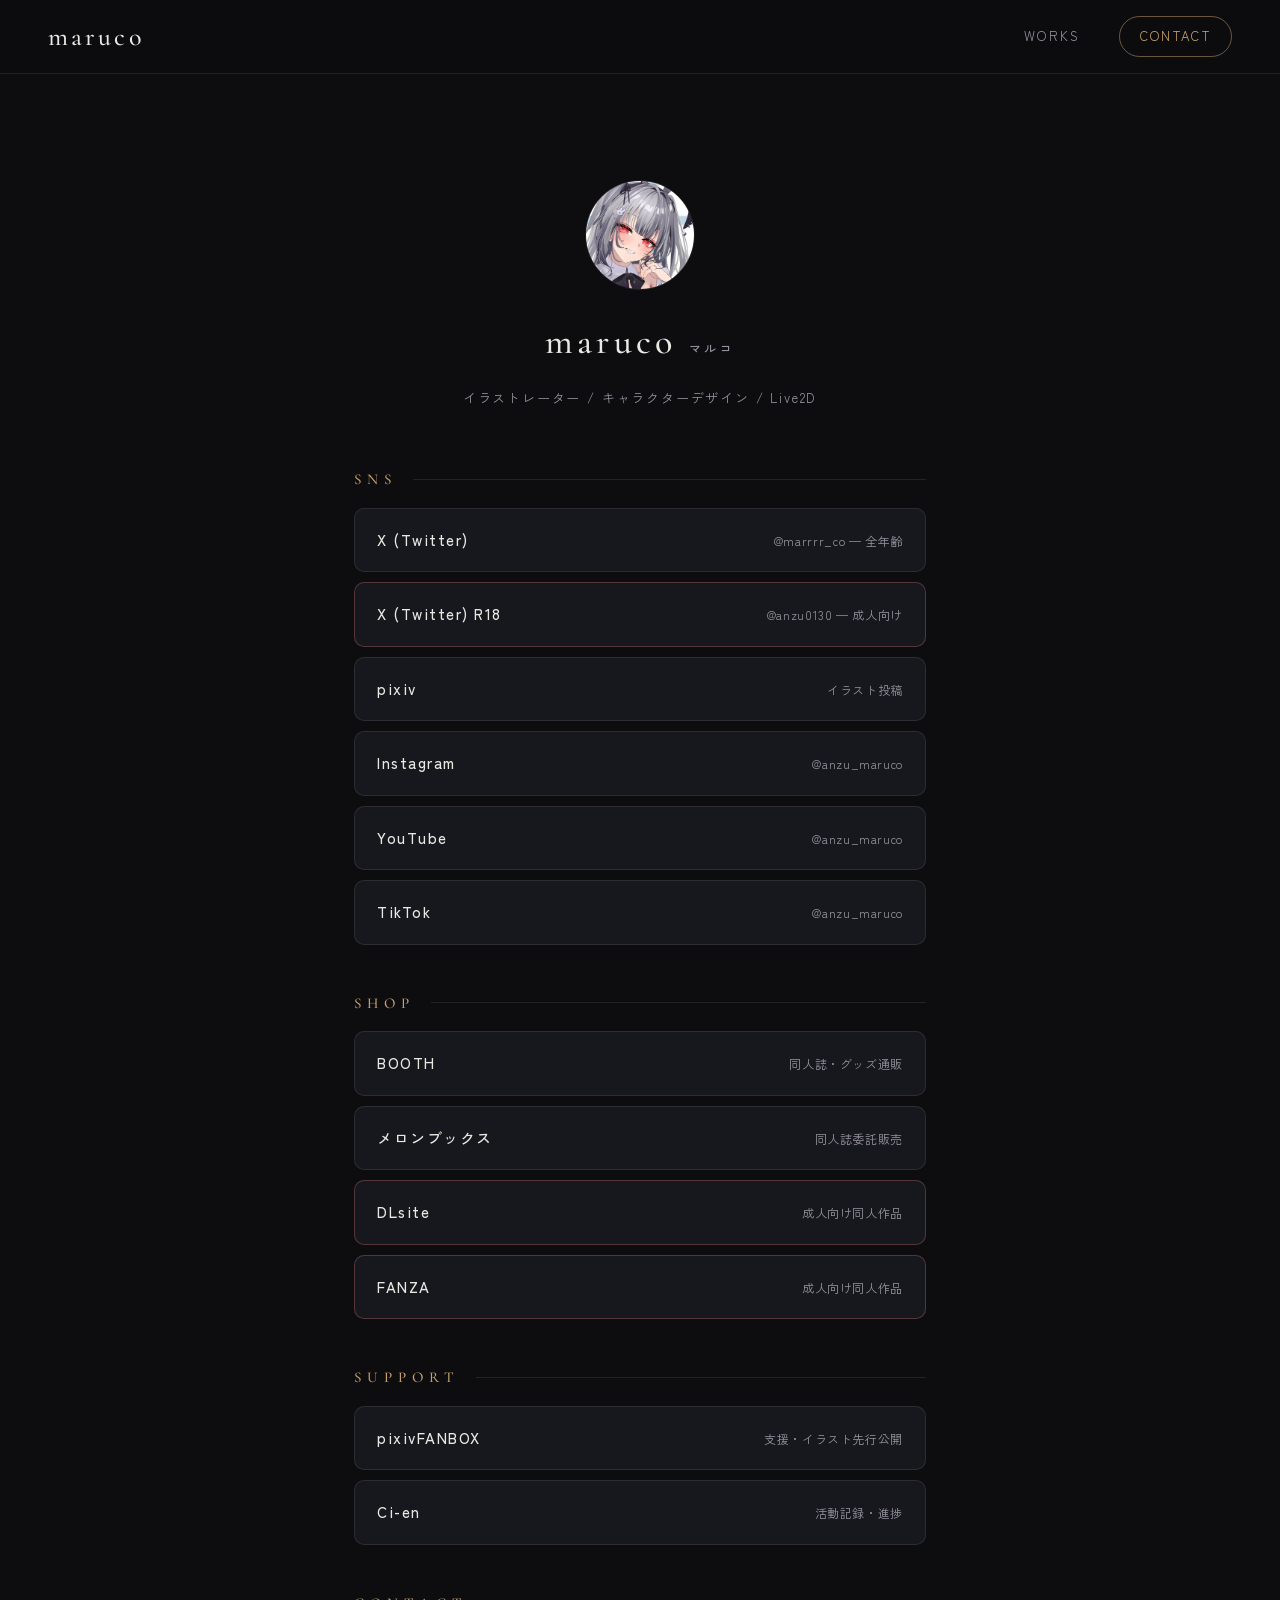
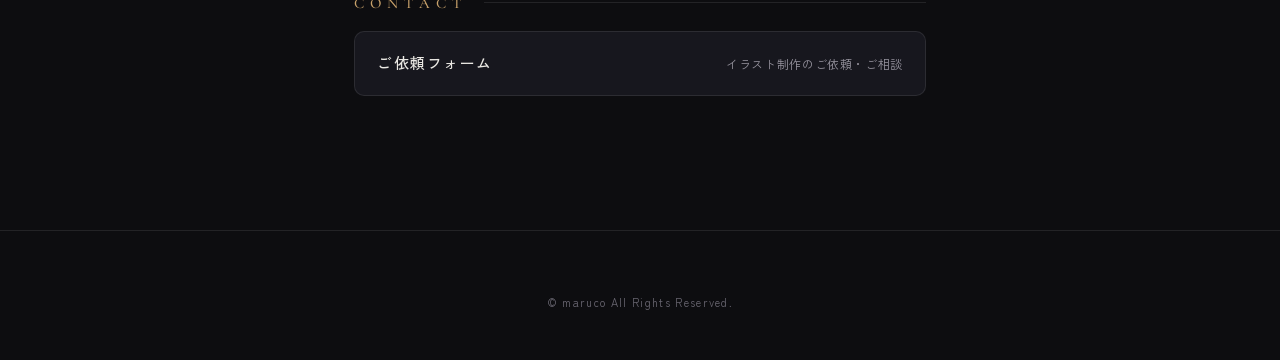
<file: links.html>
<!DOCTYPE html>
<html lang="ja">
<head>
<meta charset="UTF-8">
<meta name="viewport" content="width=device-width, initial-scale=1.0">
<title>Links | maruco</title>
<meta name="description" content="イラストレーターmarucoのSNS・通販・支援サイトのリンク集。">
<link rel="icon" href="data:image/svg+xml,<svg xmlns='http://www.w3.org/2000/svg' viewBox='0 0 100 100'><rect width='100' height='100' rx='18' fill='%230d0d10'/><text x='50' y='68' font-size='58' text-anchor='middle' fill='%23c9a26b' font-family='Georgia'>m</text></svg>">
<link rel="preconnect" href="https://fonts.googleapis.com">
<link rel="preconnect" href="https://fonts.gstatic.com" crossorigin>
<link href="https://fonts.googleapis.com/css2?family=Cormorant+Garamond:ital,wght@0,400;0,500;0,600;1,400&family=Zen+Kaku+Gothic+New:wght@300;400;500;700&display=swap" rel="stylesheet">
<link rel="stylesheet" href="css/style.css">
</head>
<body>

<header class="site-header is-scrolled">
  <a class="brand" href="index.html">maruco</a>
  <nav class="nav">
    <a href="index.html#works">Works</a>
    <a href="index.html#commission" class="nav-contact">Contact</a>
  </nav>
</header>

<main class="links-page">
  <div class="links-head">
    <img class="links-avatar" src="images/avatar.webp" alt="maruco">
    <h1 class="links-name">maruco<span>マルコ</span></h1>
    <p class="links-bio">イラストレーター / キャラクターデザイン / Live2D</p>
  </div>

  <section class="links-group">
    <h2>SNS</h2>
    <a class="link-card" href="https://twitter.com/marrrr_co" target="_blank" rel="noopener">
      <strong>X (Twitter)</strong><span>@marrrr_co — 全年齢</span>
    </a>
    <a class="link-card is-r18" href="https://twitter.com/anzu0130" target="_blank" rel="noopener">
      <strong>X (Twitter) R18</strong><span>@anzu0130 — 成人向け</span>
    </a>
    <a class="link-card" href="https://www.pixiv.net/users/3159439" target="_blank" rel="noopener">
      <strong>pixiv</strong><span>イラスト投稿</span>
    </a>
    <a class="link-card" href="https://www.instagram.com/anzu_maruco/" target="_blank" rel="noopener">
      <strong>Instagram</strong><span>@anzu_maruco</span>
    </a>
    <a class="link-card" href="https://www.youtube.com/@anzu_maruco" target="_blank" rel="noopener">
      <strong>YouTube</strong><span>@anzu_maruco</span>
    </a>
    <a class="link-card" href="https://www.tiktok.com/@anzu_maruco" target="_blank" rel="noopener">
      <strong>TikTok</strong><span>@anzu_maruco</span>
    </a>
  </section>

  <section class="links-group">
    <h2>Shop</h2>
    <a class="link-card" href="https://anzu0130.booth.pm/" target="_blank" rel="noopener">
      <strong>BOOTH</strong><span>同人誌・グッズ通販</span>
    </a>
    <a class="link-card" href="https://www.melonbooks.co.jp/circle/index.php?circle_id=62108" target="_blank" rel="noopener">
      <strong>メロンブックス</strong><span>同人誌委託販売</span>
    </a>
    <a class="link-card is-r18" href="https://www.dlsite.com/maniax/circle/profile/=/maker_id/RG68097.html" target="_blank" rel="noopener">
      <strong>DLsite</strong><span>成人向け同人作品</span>
    </a>
    <a class="link-card is-r18" href="https://www.dmm.co.jp/dc/doujin/-/list/=/article=maker/id=205149/" target="_blank" rel="noopener">
      <strong>FANZA</strong><span>成人向け同人作品</span>
    </a>
  </section>

  <section class="links-group">
    <h2>Support</h2>
    <a class="link-card" href="https://anzu0130.fanbox.cc/" target="_blank" rel="noopener">
      <strong>pixivFANBOX</strong><span>支援・イラスト先行公開</span>
    </a>
    <a class="link-card" href="https://ci-en.dlsite.com/creator/37799" target="_blank" rel="noopener">
      <strong>Ci-en</strong><span>活動記録・進捗</span>
    </a>
  </section>

  <section class="links-group">
    <h2>Contact</h2>
    <a class="link-card" href="index.html#commission">
      <strong>ご依頼フォーム</strong><span>イラスト制作のご依頼・ご相談</span>
    </a>
  </section>
</main>

<footer class="site-footer">
  <p class="footer-copy">© maruco All Rights Reserved.</p>
</footer>
</body>
</html>
</file>
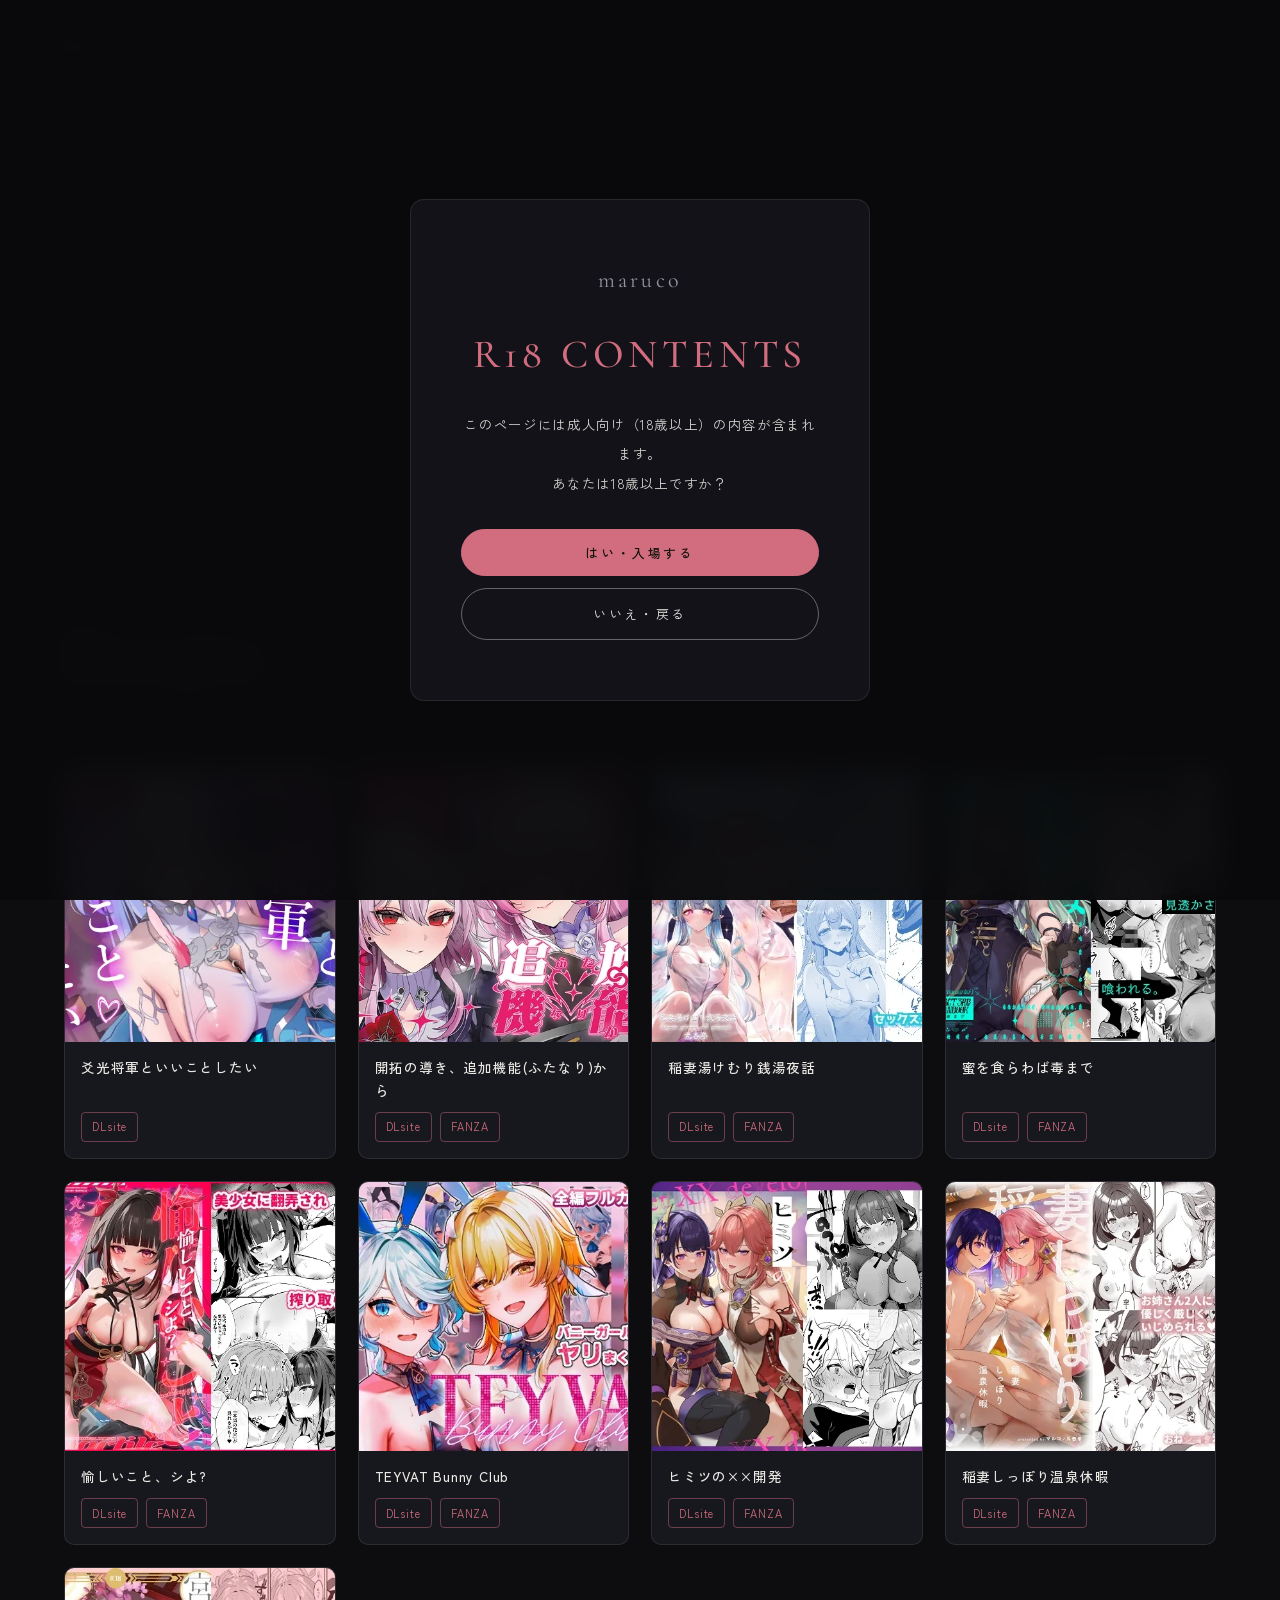
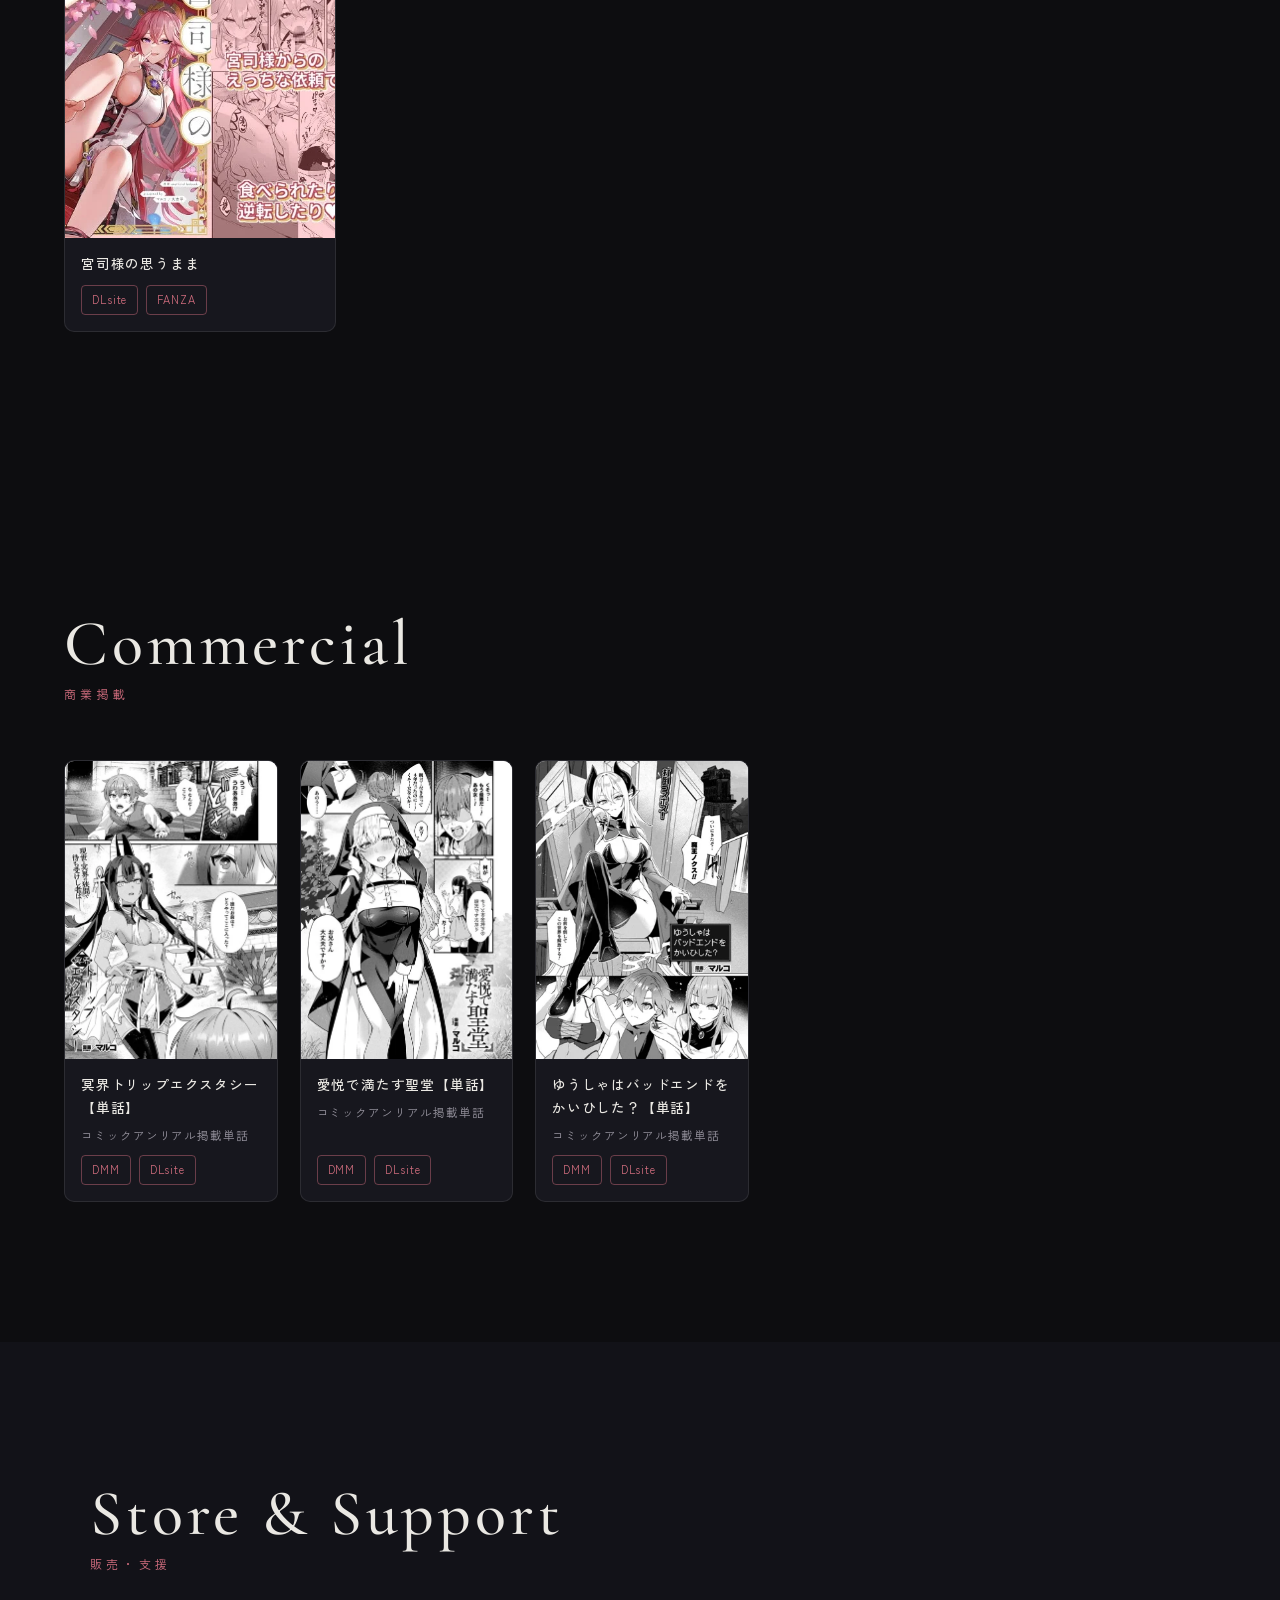
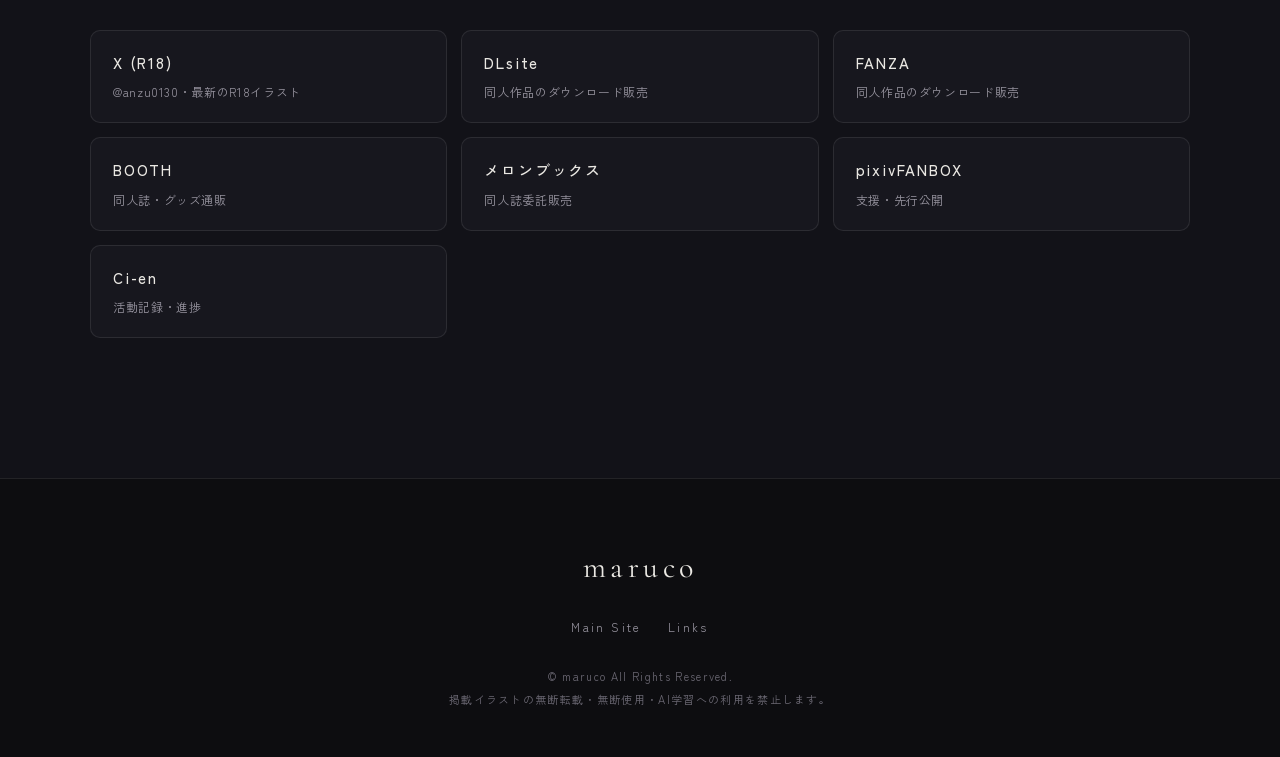
<file: r18.html>
<!DOCTYPE html>
<html lang="ja">
<head>
<meta charset="UTF-8">
<meta name="viewport" content="width=device-width, initial-scale=1.0">
<title>R18 Works | maruco</title>
<meta name="description" content="&#12452;&#12521;&#12473;&#12488;&#12524;&#12540;&#12479;&#12540;maruco&#12398;&#25104;&#20154;&#21521;&#12369;&#20316;&#21697;&#19968;&#35239;&#12290;">
<meta name="robots" content="noindex">
<link rel="icon" href="data:image/svg+xml,<svg xmlns='http://www.w3.org/2000/svg' viewBox='0 0 100 100'><rect width='100' height='100' rx='18' fill='%230d0d10'/><text x='50' y='68' font-size='58' text-anchor='middle' fill='%23d16d7e' font-family='Georgia'>m</text></svg>">
<link rel="preconnect" href="https://fonts.googleapis.com">
<link rel="preconnect" href="https://fonts.gstatic.com" crossorigin>
<link href="https://fonts.googleapis.com/css2?family=Cormorant+Garamond:ital,wght@0,400;0,500;0,600;1,400&family=Zen+Kaku+Gothic+New:wght@300;400;500;700&display=swap" rel="stylesheet">
<link rel="stylesheet" href="css/style.css">
<style>
  .r18 { --accent: #d16d7e; }
</style>
</head>
<body class="r18">

<div class="age-gate" id="ageGate">
  <div class="age-gate-box">
    <p class="age-gate-brand">maruco</p>
    <h1 class="age-gate-title">R18 CONTENTS</h1>
    <p class="age-gate-text">&#12371;&#12398;&#12506;&#12540;&#12472;&#12395;&#12399;&#25104;&#20154;&#21521;&#12369;&#65288;18&#27507;&#20197;&#19978;&#65289;&#12398;&#20869;&#23481;&#12364;&#21547;&#12414;&#12428;&#12414;&#12377;&#12290;<br>&#12354;&#12394;&#12383;&#12399;18&#27507;&#20197;&#19978;&#12391;&#12377;&#12363;&#65311;</p>
    <div class="age-gate-actions">
      <button class="btn btn-solid" id="ageYes">&#12399;&#12356;&#12539;&#20837;&#22580;&#12377;&#12427;</button>
      <a class="btn btn-ghost" href="index.html">&#12356;&#12356;&#12360;&#12539;&#25147;&#12427;</a>
    </div>
  </div>
</div>

<header class="site-header" id="siteHeader">
  <a class="brand" href="index.html">maruco</a>
  <nav class="nav">
    <a href="index.html#works">Works</a>
    <a href="links.html">Links</a>
    <a href="index.html#commission" class="nav-contact">Contact</a>
  </nav>
</header>

<section class="subpage-hero">
  <p class="hero-kicker">Adult Contents</p>
  <h1 class="subpage-title">R18 Works</h1>
  <p class="subpage-lead">&#25104;&#20154;&#21521;&#12369;&#21516;&#20154;&#20316;&#21697;&#12539;&#21830;&#26989;&#25522;&#36617;&#20316;&#21697;&#12398;&#19968;&#35239;&#12391;&#12377;&#12290;</p>
</section>

<main>
<section class="section">
  <div class="section-head">
    <h2 class="section-title">Doujin<span class="section-title-ja">&#21516;&#20154;&#20316;&#21697;</span></h2>
  </div>
  <div class="r18-grid" id="r18Grid"></div>
</section>

<section class="section">
  <div class="section-head">
    <h2 class="section-title">Commercial<span class="section-title-ja">&#21830;&#26989;&#25522;&#36617;</span></h2>
  </div>
  <div class="r18-grid r18-grid-mag">
    <article class="r18-card">
      <span class="r18-thumb is-book"><img src="images/r18/unreal_06159.webp" alt="" loading="lazy"></span>
      <span class="r18-title">&#20901;&#30028;&#12488;&#12522;&#12483;&#12503;&#12456;&#12463;&#12473;&#12479;&#12471;&#12540;&#12304;&#21336;&#35441;&#12305;</span>
      <span class="r18-sub">&#12467;&#12511;&#12483;&#12463;&#12450;&#12531;&#12522;&#12450;&#12523;&#25522;&#36617;&#21336;&#35441;</span>
      <span class="r18-actions">
        <a class="r18-store-link" href="https://book.dmm.co.jp/product/4544158/b073bktcm06159/" target="_blank" rel="noopener">DMM</a>
        <a class="r18-store-link" href="https://www.dlsite.com/books/work/=/product_id/BJ01530256.html" target="_blank" rel="noopener">DLsite</a>
      </span>
    </article>

    <article class="r18-card">
      <span class="r18-thumb is-book"><img src="images/r18/unreal_05926.webp" alt="" loading="lazy"></span>
      <span class="r18-title">&#24859;&#24742;&#12391;&#28288;&#12383;&#12377;&#32854;&#22530;&#12304;&#21336;&#35441;&#12305;</span>
      <span class="r18-sub">&#12467;&#12511;&#12483;&#12463;&#12450;&#12531;&#12522;&#12450;&#12523;&#25522;&#36617;&#21336;&#35441;</span>
      <span class="r18-actions">
        <a class="r18-store-link" href="https://book.dmm.co.jp/product/4480353/b073bktcm05926/" target="_blank" rel="noopener">DMM</a>
        <a class="r18-store-link" href="https://www.dlsite.com/books/work/=/product_id/BJ01361883.html" target="_blank" rel="noopener">DLsite</a>
      </span>
    </article>

    <article class="r18-card">
      <span class="r18-thumb is-book"><img src="images/r18/unreal_06673.webp" alt="" loading="lazy"></span>
      <span class="r18-title">&#12422;&#12358;&#12375;&#12419;&#12399;&#12496;&#12483;&#12489;&#12456;&#12531;&#12489;&#12434;&#12363;&#12356;&#12402;&#12375;&#12383;&#65311;&#12304;&#21336;&#35441;&#12305;</span>
      <span class="r18-sub">&#12467;&#12511;&#12483;&#12463;&#12450;&#12531;&#12522;&#12450;&#12523;&#25522;&#36617;&#21336;&#35441;</span>
      <span class="r18-actions">
        <a class="r18-store-link" href="https://book.dmm.co.jp/product/6099427/b073bktcm06673/?dmmref=detail_MoreFromAuthor&amp;i3_ref=recommend&amp;i3_ord=2" target="_blank" rel="noopener">DMM</a>
        <a class="r18-store-link" href="https://www.dlsite.com/books/work/=/product_id/BJ01925639.html" target="_blank" rel="noopener">DLsite</a>
      </span>
    </article>
  </div>
</section>

<section class="section section-alt">
  <div class="section-head">
    <h2 class="section-title">Store &amp; Support<span class="section-title-ja">&#36009;&#22770;&#12539;&#25903;&#25588;</span></h2>
  </div>
  <div class="store-links">
    <a href="https://twitter.com/anzu0130" target="_blank" rel="noopener"><strong>X (R18)</strong><span>@anzu0130&#12539;&#26368;&#26032;&#12398;R18&#12452;&#12521;&#12473;&#12488;</span></a>
    <a href="https://www.dlsite.com/maniax/circle/profile/=/maker_id/RG68097.html" target="_blank" rel="noopener"><strong>DLsite</strong><span>&#21516;&#20154;&#20316;&#21697;&#12398;&#12480;&#12454;&#12531;&#12525;&#12540;&#12489;&#36009;&#22770;</span></a>
    <a href="https://www.dmm.co.jp/dc/doujin/-/list/=/article=maker/id=205149/" target="_blank" rel="noopener"><strong>FANZA</strong><span>&#21516;&#20154;&#20316;&#21697;&#12398;&#12480;&#12454;&#12531;&#12525;&#12540;&#12489;&#36009;&#22770;</span></a>
    <a href="https://anzu0130.booth.pm/" target="_blank" rel="noopener"><strong>BOOTH</strong><span>&#21516;&#20154;&#35468;&#12539;&#12464;&#12483;&#12474;&#36890;&#36009;</span></a>
    <a href="https://www.melonbooks.co.jp/circle/index.php?circle_id=62108" target="_blank" rel="noopener"><strong>&#12513;&#12525;&#12531;&#12502;&#12483;&#12463;&#12473;</strong><span>&#21516;&#20154;&#35468;&#22996;&#35351;&#36009;&#22770;</span></a>
    <a href="https://anzu0130.fanbox.cc/" target="_blank" rel="noopener"><strong>pixivFANBOX</strong><span>&#25903;&#25588;&#12539;&#20808;&#34892;&#20844;&#38283;</span></a>
    <a href="https://ci-en.dlsite.com/creator/37799" target="_blank" rel="noopener"><strong>Ci-en</strong><span>&#27963;&#21205;&#35352;&#37682;&#12539;&#36914;&#25431;</span></a>
  </div>
</section>
</main>

<footer class="site-footer">
  <p class="footer-brand">maruco</p>
  <div class="footer-links">
    <a href="index.html">Main Site</a>
    <a href="links.html">Links</a>
  </div>
  <p class="footer-copy">&copy; maruco All Rights Reserved.<br>&#25522;&#36617;&#12452;&#12521;&#12473;&#12488;&#12398;&#28961;&#26029;&#36578;&#36617;&#12539;&#28961;&#26029;&#20351;&#29992;&#12539;AI&#23398;&#32722;&#12408;&#12398;&#21033;&#29992;&#12434;&#31105;&#27490;&#12375;&#12414;&#12377;&#12290;</p>
</footer>

<script src="r18_works.js"></script>
<script>
(function () {
  "use strict";

  var gate = document.getElementById("ageGate");
  if (sessionStorage.getItem("ageOk") === "1") {
    gate.remove();
  } else {
    document.body.style.overflow = "hidden";
    document.getElementById("ageYes").addEventListener("click", function () {
      sessionStorage.setItem("ageOk", "1");
      gate.classList.add("is-closing");
      document.body.style.overflow = "";
      setTimeout(function () { gate.remove(); }, 450);
    });
  }

  var grid = document.getElementById("r18Grid");
  var list = R18_WORKS.filter(function (w) { return w.upcoming; })
    .concat(R18_WORKS.filter(function (w) { return !w.upcoming; }));

  list.forEach(function (w) {
    var card = document.createElement("article");
    card.className = "r18-card" + (w.upcoming ? " is-upcoming" : "");

    var thumb = document.createElement("span");
    thumb.className = "r18-thumb";
    var img = document.createElement("img");
    img.src = "images/r18/" + w.img;
    img.alt = "";
    img.loading = "lazy";
    thumb.appendChild(img);
    if (w.upcoming) {
      var badge = document.createElement("span");
      badge.className = "r18-badge";
      badge.innerHTML = "&#30330;&#22770;&#20104;&#23450;";
      thumb.appendChild(badge);
    }

    var title = document.createElement("span");
    title.className = "r18-title";
    title.textContent = w.title;

    var actions = document.createElement("span");
    actions.className = "r18-actions";

    var dlsite = document.createElement("a");
    dlsite.className = "r18-store-link";
    dlsite.href = w.dlsite;
    dlsite.target = "_blank";
    dlsite.rel = "noopener";
    dlsite.textContent = "DLsite";
    actions.appendChild(dlsite);

    if (w.fanza) {
      var fanza = document.createElement("a");
      fanza.className = "r18-store-link";
      fanza.href = w.fanza;
      fanza.target = "_blank";
      fanza.rel = "noopener";
      fanza.textContent = "FANZA";
      actions.appendChild(fanza);
    }

    card.appendChild(thumb);
    card.appendChild(title);
    card.appendChild(actions);
    grid.appendChild(card);
  });

  window.addEventListener("scroll", function () {
    document.getElementById("siteHeader").classList.toggle("is-scrolled", window.scrollY > 40);
  }, { passive: true });
})();
</script>
</body>
</html>
</file>
<file: css/style.css>
/* ============================================================
   maruco portfolio
   ============================================================ */
:root {
  --bg: #0d0d10;
  --bg-alt: #121218;
  --panel: #17171e;
  --text: #eae8e3;
  --muted: #96939e;
  --accent: #c9a26b;
  --line: rgba(255, 255, 255, 0.09);
  --serif: "Cormorant Garamond", "Times New Roman", serif;
  --sans: "Zen Kaku Gothic New", "Hiragino Kaku Gothic ProN", sans-serif;
}

* { margin: 0; padding: 0; box-sizing: border-box; }
html { scroll-behavior: smooth; }
body {
  background: var(--bg);
  color: var(--text);
  font-family: var(--sans);
  font-weight: 400;
  line-height: 1.9;
  letter-spacing: 0.04em;
  -webkit-font-smoothing: antialiased;
}
img { display: block; max-width: 100%; }
a { color: inherit; text-decoration: none; }

/* ---------- header ---------- */
.site-header {
  position: fixed;
  inset: 0 0 auto 0;
  z-index: 100;
  display: flex;
  align-items: center;
  justify-content: space-between;
  padding: 18px clamp(20px, 4vw, 48px);
  transition: background 0.4s, padding 0.4s, border-color 0.4s;
  border-bottom: 1px solid transparent;
}
.site-header.is-scrolled {
  background: rgba(13, 13, 16, 0.82);
  backdrop-filter: blur(12px);
  -webkit-backdrop-filter: blur(12px);
  border-bottom-color: var(--line);
  padding-top: 12px;
  padding-bottom: 12px;
}
.brand {
  font-family: var(--serif);
  font-size: 26px;
  font-weight: 500;
  letter-spacing: 0.12em;
}
.nav { display: flex; gap: clamp(18px, 3vw, 38px); align-items: center; }
.nav a {
  font-size: 13px;
  letter-spacing: 0.18em;
  text-transform: uppercase;
  color: var(--muted);
  transition: color 0.3s;
}
.nav a:hover { color: var(--text); }
.nav a.nav-contact {
  color: var(--accent);
  border: 1px solid rgba(201, 162, 107, 0.5);
  padding: 7px 20px;
  border-radius: 100px;
  transition: background 0.3s, color 0.3s;
}
.nav a.nav-contact:hover { background: var(--accent); color: #16130d; }
.nav-toggle { display: none; }

/* ---------- hero ---------- */
.hero {
  position: relative;
  min-height: 100svh;
  display: flex;
  align-items: center;
  justify-content: center;
  overflow: hidden;
}
.hero-panels {
  position: absolute;
  inset: 0;
  display: grid;
  grid-template-columns: repeat(3, 1fr);
  gap: 6px;
}
.hero-panel { position: relative; overflow: hidden; }
.hero-panel img {
  width: 100%;
  height: 100%;
  object-fit: cover;
  filter: saturate(0.92) brightness(0.8);
  transform: scale(1.06);
  animation: heroDrift 26s ease-in-out infinite alternate;
}
.hero-panel:nth-child(2) img { animation-delay: -9s; }
.hero-panel:nth-child(3) img { animation-delay: -18s; }
@keyframes heroDrift {
  from { object-position: 50% 12%; }
  to   { object-position: 50% 82%; }
}
.hero-veil {
  position: absolute;
  inset: 0;
  background:
    radial-gradient(ellipse at center, rgba(13,13,16,0.62) 0%, rgba(13,13,16,0.82) 68%, rgba(13,13,16,0.95) 100%);
}
.hero-inner { position: relative; text-align: center; padding: 0 24px; }
.hero-kicker {
  font-family: var(--serif);
  font-style: italic;
  font-size: clamp(14px, 1.6vw, 18px);
  letter-spacing: 0.3em;
  color: var(--accent);
  margin-bottom: 8px;
}
.hero-title {
  font-family: var(--serif);
  font-weight: 500;
  font-size: clamp(64px, 13vw, 150px);
  line-height: 1.05;
  letter-spacing: 0.08em;
}
.hero-lead {
  margin-top: 14px;
  font-size: clamp(12px, 1.4vw, 15px);
  letter-spacing: 0.22em;
  color: var(--muted);
}
.hero-actions {
  margin-top: 38px;
  display: flex;
  gap: 16px;
  justify-content: center;
  flex-wrap: wrap;
}
.btn {
  display: inline-block;
  font-size: 13px;
  letter-spacing: 0.2em;
  padding: 13px 38px;
  border-radius: 100px;
  transition: all 0.35s;
}
.btn-ghost { border: 1px solid rgba(255,255,255,0.35); }
.btn-ghost:hover { border-color: var(--text); background: rgba(255,255,255,0.08); }
.btn-solid { background: var(--accent); color: #16130d; border: 1px solid var(--accent); font-weight: 500; }
.btn-solid:hover { background: #dcb87e; border-color: #dcb87e; transform: translateY(-2px); }
.btn-wide { width: 100%; text-align: center; cursor: pointer; font-family: var(--sans); }
.hero-scroll {
  position: absolute;
  bottom: 30px;
  left: 50%;
  transform: translateX(-50%);
  font-size: 10px;
  letter-spacing: 0.35em;
  text-transform: uppercase;
  color: var(--muted);
  display: flex;
  flex-direction: column;
  align-items: center;
  gap: 10px;
}
.hero-scroll span {
  width: 1px;
  height: 46px;
  background: linear-gradient(var(--accent), transparent);
  animation: scrollPulse 2.2s ease-in-out infinite;
}
@keyframes scrollPulse {
  0% { transform: scaleY(0); transform-origin: top; }
  55% { transform: scaleY(1); transform-origin: top; }
  56% { transform-origin: bottom; }
  100% { transform: scaleY(0); transform-origin: bottom; }
}

/* ---------- sections ---------- */
.section {
  padding: clamp(80px, 12vw, 140px) clamp(20px, 5vw, 64px);
  max-width: 1400px;
  margin: 0 auto;
}
.section-alt {
  max-width: none;
  background: var(--bg-alt);
}
.section-alt > * { max-width: 1100px; margin-left: auto; margin-right: auto; }
.section-head {
  display: flex;
  align-items: flex-end;
  justify-content: space-between;
  flex-wrap: wrap;
  gap: 20px;
  margin-bottom: clamp(36px, 5vw, 60px);
}
.section-title {
  font-family: var(--serif);
  font-weight: 500;
  font-size: clamp(40px, 6vw, 64px);
  line-height: 1;
  letter-spacing: 0.06em;
}
.section-title-ja {
  display: block;
  font-family: var(--sans);
  font-size: 12px;
  font-weight: 400;
  letter-spacing: 0.35em;
  color: var(--accent);
  margin-top: 12px;
}

/* ---------- works grid ---------- */
.filter { display: flex; gap: 6px; }
.filter-btn {
  font-family: var(--sans);
  font-size: 12px;
  letter-spacing: 0.18em;
  text-transform: uppercase;
  color: var(--muted);
  background: none;
  border: 1px solid var(--line);
  padding: 8px 22px;
  border-radius: 100px;
  cursor: pointer;
  transition: all 0.3s;
}
.filter-btn:hover { color: var(--text); border-color: rgba(255,255,255,0.3); }
.filter-btn.is-active {
  color: #16130d;
  background: var(--accent);
  border-color: var(--accent);
  font-weight: 500;
}
.grid {
  columns: 4 260px;
  column-gap: 14px;
}
.grid-item {
  break-inside: avoid;
  margin-bottom: 14px;
  position: relative;
  overflow: hidden;
  border-radius: 6px;
  background: var(--panel);
  cursor: zoom-in;
  opacity: 0;
  transform: translateY(24px);
  transition: opacity 0.7s ease, transform 0.7s ease;
}
.grid-item.is-visible { opacity: 1; transform: none; }
.grid-item.is-hidden { display: none; }
.grid-item img {
  width: 100%;
  height: auto;
  transition: transform 0.6s cubic-bezier(0.2, 0.6, 0.2, 1), filter 0.6s;
}
.grid-item::after {
  content: "";
  position: absolute;
  inset: 0;
  background: linear-gradient(to top, rgba(13,13,16,0.55), transparent 45%);
  opacity: 0;
  transition: opacity 0.45s;
  pointer-events: none;
}
.grid-item:hover img { transform: scale(1.045); }
.grid-item:hover::after { opacity: 1; }
.works-note {
  margin-top: 34px;
  font-size: 12px;
  color: var(--muted);
  text-align: center;
  letter-spacing: 0.1em;
}

/* ---------- profile ---------- */
.profile {
  display: flex;
  gap: clamp(30px, 5vw, 70px);
  align-items: flex-start;
}
.profile-avatar {
  flex: 0 0 clamp(180px, 24vw, 280px);
  border-radius: 10px;
  overflow: hidden;
  border: 1px solid var(--line);
}
.profile-avatar img { width: 100%; height: auto; }
.profile-body { flex: 1; }
.profile-name {
  font-family: var(--serif);
  font-size: 34px;
  font-weight: 500;
  letter-spacing: 0.1em;
  margin-bottom: 18px;
}
.profile-name span {
  font-family: var(--sans);
  font-size: 13px;
  color: var(--muted);
  margin-left: 14px;
  letter-spacing: 0.25em;
}
.profile-body p { margin-bottom: 14px; color: #d5d3cf; }
.profile-meta { margin: 26px 0; border-top: 1px solid var(--line); }
.profile-meta > div {
  display: flex;
  gap: 20px;
  padding: 13px 0;
  border-bottom: 1px solid var(--line);
  font-size: 14px;
}
.profile-meta dt { flex: 0 0 110px; color: var(--accent); letter-spacing: 0.15em; font-weight: 500; }
.profile-meta dd { color: #d5d3cf; }
.profile-links { display: flex; gap: 12px; flex-wrap: wrap; }
.profile-links a {
  font-size: 13px;
  letter-spacing: 0.12em;
  border: 1px solid var(--line);
  padding: 9px 24px;
  border-radius: 100px;
  color: var(--muted);
  transition: all 0.3s;
}
.profile-links a:hover { color: var(--text); border-color: rgba(255,255,255,0.4); }

/* ---------- history ---------- */
.history { max-width: 860px; }
.history-block { margin-bottom: 48px; }
.history-block:last-child { margin-bottom: 0; }
.history-block h3 {
  font-size: 16px;
  font-weight: 500;
  letter-spacing: 0.28em;
  color: var(--accent);
  margin-bottom: 18px;
  display: flex;
  align-items: center;
  gap: 16px;
}
.history-block h3::after {
  content: "";
  flex: 1;
  height: 1px;
  background: var(--line);
}
.history-list { list-style: none; }
.history-list li {
  position: relative;
  padding: 11px 0 11px 24px;
  border-bottom: 1px solid rgba(255,255,255,0.05);
  font-size: 14.5px;
  color: #d5d3cf;
}
.history-list li::before {
  content: "";
  position: absolute;
  left: 4px;
  top: 1.55em;
  width: 5px;
  height: 5px;
  border-radius: 50%;
  background: var(--accent);
  opacity: 0.7;
}

/* ---------- contact ---------- */
.contact { max-width: 640px; }
.contact-lead { color: #d5d3cf; }
.contact-caution {
  margin: 16px 0 36px;
  padding: 14px 20px;
  border: 1px solid rgba(201, 162, 107, 0.35);
  border-radius: 8px;
  background: rgba(201, 162, 107, 0.06);
  color: var(--accent);
  font-size: 13.5px;
  letter-spacing: 0.08em;
}
.contact-form label {
  display: block;
  margin-bottom: 22px;
  font-size: 13.5px;
  letter-spacing: 0.12em;
  color: var(--muted);
}
.req {
  font-size: 10px;
  color: #e2937c;
  border: 1px solid rgba(226, 147, 124, 0.5);
  border-radius: 4px;
  padding: 1px 7px;
  margin-left: 8px;
  letter-spacing: 0.1em;
}
.contact-form input,
.contact-form textarea {
  display: block;
  width: 100%;
  margin-top: 8px;
  background: var(--panel);
  border: 1px solid var(--line);
  border-radius: 8px;
  padding: 13px 16px;
  color: var(--text);
  font-family: var(--sans);
  font-size: 15px;
  letter-spacing: 0.04em;
  transition: border-color 0.3s;
  resize: vertical;
}
.contact-form input:focus,
.contact-form textarea:focus {
  outline: none;
  border-color: var(--accent);
}
.contact-form input::placeholder,
.contact-form textarea::placeholder { color: #5b5964; }
.contact-note {
  margin-top: 18px;
  font-size: 12px;
  color: var(--muted);
  text-align: center;
  line-height: 2;
}

/* ---------- footer ---------- */
.site-footer {
  border-top: 1px solid var(--line);
  text-align: center;
  padding: 60px 24px 46px;
}
.footer-brand {
  font-family: var(--serif);
  font-size: 30px;
  letter-spacing: 0.15em;
  margin-bottom: 20px;
}
.footer-links { display: flex; gap: 26px; justify-content: center; margin-bottom: 26px; }
.footer-links a {
  font-size: 12px;
  letter-spacing: 0.2em;
  color: var(--muted);
  transition: color 0.3s;
}
.footer-links a:hover { color: var(--text); }
.footer-copy { font-size: 11px; color: #6a6772; letter-spacing: 0.12em; line-height: 2.1; }

/* ---------- lightbox ---------- */
.lightbox {
  position: fixed;
  inset: 0;
  z-index: 200;
  background: rgba(8, 8, 10, 0.94);
  backdrop-filter: blur(8px);
  -webkit-backdrop-filter: blur(8px);
  display: flex;
  align-items: center;
  justify-content: center;
  opacity: 0;
  visibility: hidden;
  transition: opacity 0.35s, visibility 0.35s;
}
.lightbox.is-open { opacity: 1; visibility: visible; }
.lb-img {
  max-width: min(92vw, 1400px);
  max-height: 88svh;
  object-fit: contain;
  border-radius: 4px;
  box-shadow: 0 30px 80px rgba(0,0,0,0.6);
}
.lb-close, .lb-prev, .lb-next {
  position: absolute;
  background: none;
  border: none;
  color: rgba(255,255,255,0.75);
  cursor: pointer;
  font-family: var(--serif);
  transition: color 0.3s, transform 0.3s;
  z-index: 2;
}
.lb-close { top: 18px; right: 26px; font-size: 42px; line-height: 1; }
.lb-close:hover { color: #fff; transform: rotate(90deg); }
.lb-prev, .lb-next {
  top: 50%;
  transform: translateY(-50%);
  font-size: 58px;
  padding: 20px;
}
.lb-prev { left: 8px; }
.lb-next { right: 8px; }
.lb-prev:hover, .lb-next:hover { color: #fff; }
.lb-count {
  position: absolute;
  bottom: 22px;
  left: 50%;
  transform: translateX(-50%);
  font-size: 12px;
  letter-spacing: 0.3em;
  color: var(--muted);
}

/* ---------- commission ---------- */
.commission { max-width: 760px; }
.commission-status {
  display: inline-flex;
  align-items: center;
  gap: 10px;
  font-size: 14px;
  letter-spacing: 0.14em;
  border: 1px solid var(--line);
  border-radius: 100px;
  padding: 10px 26px;
  margin-bottom: 44px;
  background: var(--panel);
}
.status-dot {
  width: 9px;
  height: 9px;
  border-radius: 50%;
  background: #7fc98f;
  box-shadow: 0 0 10px rgba(127, 201, 143, 0.8);
}
.commission-grid {
  display: grid;
  grid-template-columns: 1fr 1fr;
  gap: 34px;
}
.commission-block { margin-bottom: 44px; }
.commission-block h3 {
  font-size: 15px;
  font-weight: 500;
  letter-spacing: 0.28em;
  color: var(--accent);
  margin-bottom: 16px;
  display: flex;
  align-items: center;
  gap: 16px;
}
.commission-block h3::after {
  content: "";
  flex: 1;
  height: 1px;
  background: var(--line);
}
.commission-list { list-style: none; }
.commission-list li {
  position: relative;
  padding: 8px 0 8px 24px;
  font-size: 14px;
  color: #d5d3cf;
  border-bottom: 1px solid rgba(255,255,255,0.05);
}
.commission-list li::before {
  content: "";
  position: absolute;
  left: 4px;
  top: 1.35em;
  width: 5px;
  height: 5px;
  border-radius: 50%;
  background: var(--accent);
  opacity: 0.7;
}
.commission-list.is-ng li::before { background: #b0655f; }
.commission-flow {
  list-style: none;
  counter-reset: flow;
  display: grid;
  gap: 10px;
}
.commission-flow li {
  counter-increment: flow;
  display: flex;
  align-items: baseline;
  gap: 14px;
  background: var(--panel);
  border: 1px solid var(--line);
  border-radius: 8px;
  padding: 14px 18px;
  font-size: 14px;
}
.commission-flow li::before {
  content: "0" counter(flow);
  font-family: var(--serif);
  font-size: 22px;
  color: var(--accent);
  flex: 0 0 34px;
}
.commission-flow strong { font-weight: 500; letter-spacing: 0.1em; flex: 0 0 7.5em; }
.commission-flow span { color: var(--muted); font-size: 13px; }
.form-title {
  font-size: 15px;
  font-weight: 500;
  letter-spacing: 0.28em;
  color: var(--accent);
  margin: 52px 0 22px;
  display: flex;
  align-items: center;
  gap: 16px;
}
.form-title::after { content: ""; flex: 1; height: 1px; background: var(--line); }
.contact-form select {
  display: block;
  width: 100%;
  margin-top: 8px;
  background: var(--panel);
  border: 1px solid var(--line);
  border-radius: 8px;
  padding: 13px 16px;
  color: var(--text);
  font-family: var(--sans);
  font-size: 15px;
  transition: border-color 0.3s;
}
.contact-form select:focus { outline: none; border-color: var(--accent); }

/* ---------- subpage hero ---------- */
.subpage-hero {
  padding: clamp(150px, 20vw, 220px) 24px clamp(50px, 7vw, 80px);
  text-align: center;
}
.subpage-title {
  font-family: var(--serif);
  font-weight: 500;
  font-size: clamp(46px, 8vw, 84px);
  letter-spacing: 0.08em;
  line-height: 1.1;
}
.subpage-lead {
  margin-top: 18px;
  font-size: 14px;
  color: var(--muted);
  line-height: 2.2;
}
.inline-link { color: var(--accent); border-bottom: 1px solid rgba(201,162,107,0.4); }
.inline-link:hover { border-bottom-color: var(--accent); }

/* ---------- R18 ---------- */
.nav-r18 { color: #b0655f !important; }
.nav-r18:hover { color: #d16d7e !important; }
.age-gate {
  position: fixed;
  inset: 0;
  z-index: 300;
  background: rgba(10, 10, 12, 0.97);
  backdrop-filter: blur(14px);
  display: flex;
  align-items: center;
  justify-content: center;
  padding: 24px;
  transition: opacity 0.4s;
}
.age-gate.is-closing { opacity: 0; pointer-events: none; }
.age-gate-box {
  text-align: center;
  max-width: 460px;
  border: 1px solid var(--line);
  border-radius: 14px;
  padding: clamp(36px, 6vw, 60px) clamp(24px, 5vw, 50px);
  background: var(--bg-alt);
}
.age-gate-brand {
  font-family: var(--serif);
  font-size: 22px;
  letter-spacing: 0.15em;
  color: var(--muted);
  margin-bottom: 14px;
}
.age-gate-title {
  font-family: var(--serif);
  font-size: clamp(30px, 5vw, 40px);
  font-weight: 500;
  letter-spacing: 0.12em;
  color: var(--accent);
  margin-bottom: 18px;
}
.age-gate-text { font-size: 13.5px; color: #d5d3cf; margin-bottom: 30px; line-height: 2.2; }
.age-gate-actions { display: flex; flex-direction: column; gap: 12px; }
.age-gate-actions .btn { cursor: pointer; font-family: var(--sans); }
.r18-grid {
  display: grid;
  grid-template-columns: repeat(auto-fill, minmax(230px, 1fr));
  gap: 22px;
}
.r18-card {
  display: flex;
  flex-direction: column;
  background: var(--panel);
  border: 1px solid var(--line);
  border-radius: 10px;
  overflow: hidden;
  transition: transform 0.35s, border-color 0.35s;
}
.r18-card:hover { transform: translateY(-4px); border-color: rgba(209, 109, 126, 0.5); }
.r18-thumb { position: relative; overflow: hidden; aspect-ratio: 1; }
.r18-thumb img {
  width: 100%;
  height: 100%;
  object-fit: cover;
  transition: transform 0.5s;
}
.r18-card:hover .r18-thumb img { transform: scale(1.05); }
.r18-badge {
  position: absolute;
  top: 10px;
  left: 10px;
  background: var(--accent);
  color: #16130d;
  font-size: 11px;
  font-weight: 700;
  letter-spacing: 0.12em;
  border-radius: 4px;
  padding: 4px 10px;
}
.r18-thumb.is-book { aspect-ratio: 425 / 600; }
.r18-thumb.is-book img { object-fit: contain; background: #fff; }
.r18-thumb.is-empty {
  display: grid;
  place-items: center;
  background: linear-gradient(135deg, rgba(209, 109, 126, 0.18), rgba(255, 255, 255, 0.05));
}
.r18-thumb.is-empty::before {
  content: "COMIC";
  font-family: var(--serif);
  font-size: 26px;
  letter-spacing: 0.16em;
  color: rgba(255, 255, 255, 0.72);
}
.r18-grid-mag { grid-template-columns: repeat(auto-fill, minmax(200px, 1fr)); max-width: 920px; }
.r18-sub {
  padding: 0 16px 4px;
  font-size: 11.5px;
  color: var(--muted);
  letter-spacing: 0.08em;
}
.r18-title {
  padding: 14px 16px 6px;
  font-size: 13.5px;
  font-weight: 500;
  line-height: 1.7;
  letter-spacing: 0.06em;
}
.r18-cta {
  padding: 0 16px 16px;
  font-size: 11.5px;
  letter-spacing: 0.15em;
  color: var(--accent);
}
.r18-actions {
  display: flex;
  flex-wrap: wrap;
  gap: 8px;
  padding: 4px 16px 16px;
  margin-top: auto;
}
.r18-store-link {
  display: inline-flex;
  align-items: center;
  min-height: 30px;
  padding: 0 10px;
  border: 1px solid rgba(209, 109, 126, 0.45);
  border-radius: 4px;
  color: var(--accent);
  font-size: 11px;
  letter-spacing: 0.08em;
}
.r18-store-link:hover {
  background: rgba(209, 109, 126, 0.12);
}
.r18-store-link.is-disabled {
  color: var(--muted);
  border-color: var(--line);
  pointer-events: none;
}
.store-links {
  display: grid;
  grid-template-columns: repeat(auto-fill, minmax(280px, 1fr));
  gap: 14px;
}
.store-links a {
  display: flex;
  flex-direction: column;
  gap: 4px;
  background: var(--panel);
  border: 1px solid var(--line);
  border-radius: 10px;
  padding: 18px 22px;
  transition: border-color 0.3s, transform 0.3s;
}
.store-links a:hover { border-color: rgba(255,255,255,0.3); transform: translateY(-3px); }
.store-links strong { font-size: 15px; font-weight: 500; letter-spacing: 0.12em; }
.store-links span { font-size: 12px; color: var(--muted); }

/* ---------- links page ---------- */
.links-page {
  max-width: 620px;
  margin: 0 auto;
  padding: clamp(130px, 18vw, 180px) 24px 90px;
}
.links-head { text-align: center; margin-bottom: 54px; }
.links-avatar {
  width: 110px;
  height: 110px;
  border-radius: 50%;
  object-fit: cover;
  margin: 0 auto 18px;
  border: 1px solid var(--line);
}
.links-name {
  font-family: var(--serif);
  font-size: 36px;
  font-weight: 500;
  letter-spacing: 0.12em;
}
.links-name span {
  font-family: var(--sans);
  font-size: 12px;
  color: var(--muted);
  margin-left: 12px;
  letter-spacing: 0.3em;
}
.links-bio { margin-top: 10px; font-size: 13px; color: var(--muted); letter-spacing: 0.14em; }
.links-group { margin-bottom: 44px; }
.links-group h2 {
  font-family: var(--serif);
  font-size: 15px;
  font-weight: 500;
  letter-spacing: 0.4em;
  text-transform: uppercase;
  color: var(--accent);
  margin-bottom: 14px;
  display: flex;
  align-items: center;
  gap: 16px;
}
.links-group h2::after { content: ""; flex: 1; height: 1px; background: var(--line); }
.link-card {
  display: flex;
  align-items: baseline;
  justify-content: space-between;
  gap: 14px;
  background: var(--panel);
  border: 1px solid var(--line);
  border-radius: 10px;
  padding: 17px 22px;
  margin-bottom: 10px;
  transition: border-color 0.3s, transform 0.3s, background 0.3s;
}
.link-card:hover {
  border-color: rgba(201, 162, 107, 0.55);
  background: #1b1b23;
  transform: translateY(-2px);
}
.link-card strong { font-size: 15px; font-weight: 500; letter-spacing: 0.1em; }
.link-card span { font-size: 12px; color: var(--muted); text-align: right; }
.link-card.is-r18 { border-color: rgba(176, 101, 95, 0.4); }
.link-card.is-r18:hover { border-color: rgba(209, 109, 126, 0.7); }

/* ---------- responsive ---------- */
@media (max-width: 760px) {
  .nav {
    position: fixed;
    inset: 0;
    background: rgba(13, 13, 16, 0.97);
    flex-direction: column;
    justify-content: center;
    gap: 34px;
    opacity: 0;
    visibility: hidden;
    transition: opacity 0.35s, visibility 0.35s;
  }
  .nav.is-open { opacity: 1; visibility: visible; }
  .nav a { font-size: 16px; }
  .nav-toggle {
    display: flex;
    flex-direction: column;
    gap: 7px;
    background: none;
    border: none;
    cursor: pointer;
    z-index: 110;
    padding: 6px;
  }
  .nav-toggle span {
    width: 26px;
    height: 1.5px;
    background: var(--text);
    transition: transform 0.35s, opacity 0.35s;
  }
  .nav-toggle.is-open span:nth-child(1) { transform: translateY(4.2px) rotate(45deg); }
  .nav-toggle.is-open span:nth-child(2) { transform: translateY(-4.2px) rotate(-45deg); }
  .hero-panels { grid-template-columns: 1fr; }
  .hero-panel:nth-child(n+2) { display: none; }
  .profile { flex-direction: column; }
  .profile-avatar { flex-basis: auto; width: min(260px, 70%); }
  .commission-grid { grid-template-columns: 1fr; gap: 0; }
  .commission-flow strong { flex-basis: auto; }
  .commission-flow li { flex-wrap: wrap; }
  .grid { columns: 2 150px; column-gap: 10px; }
  .grid-item { margin-bottom: 10px; }
  .lb-prev, .lb-next { font-size: 44px; padding: 12px; }
}
</file>
